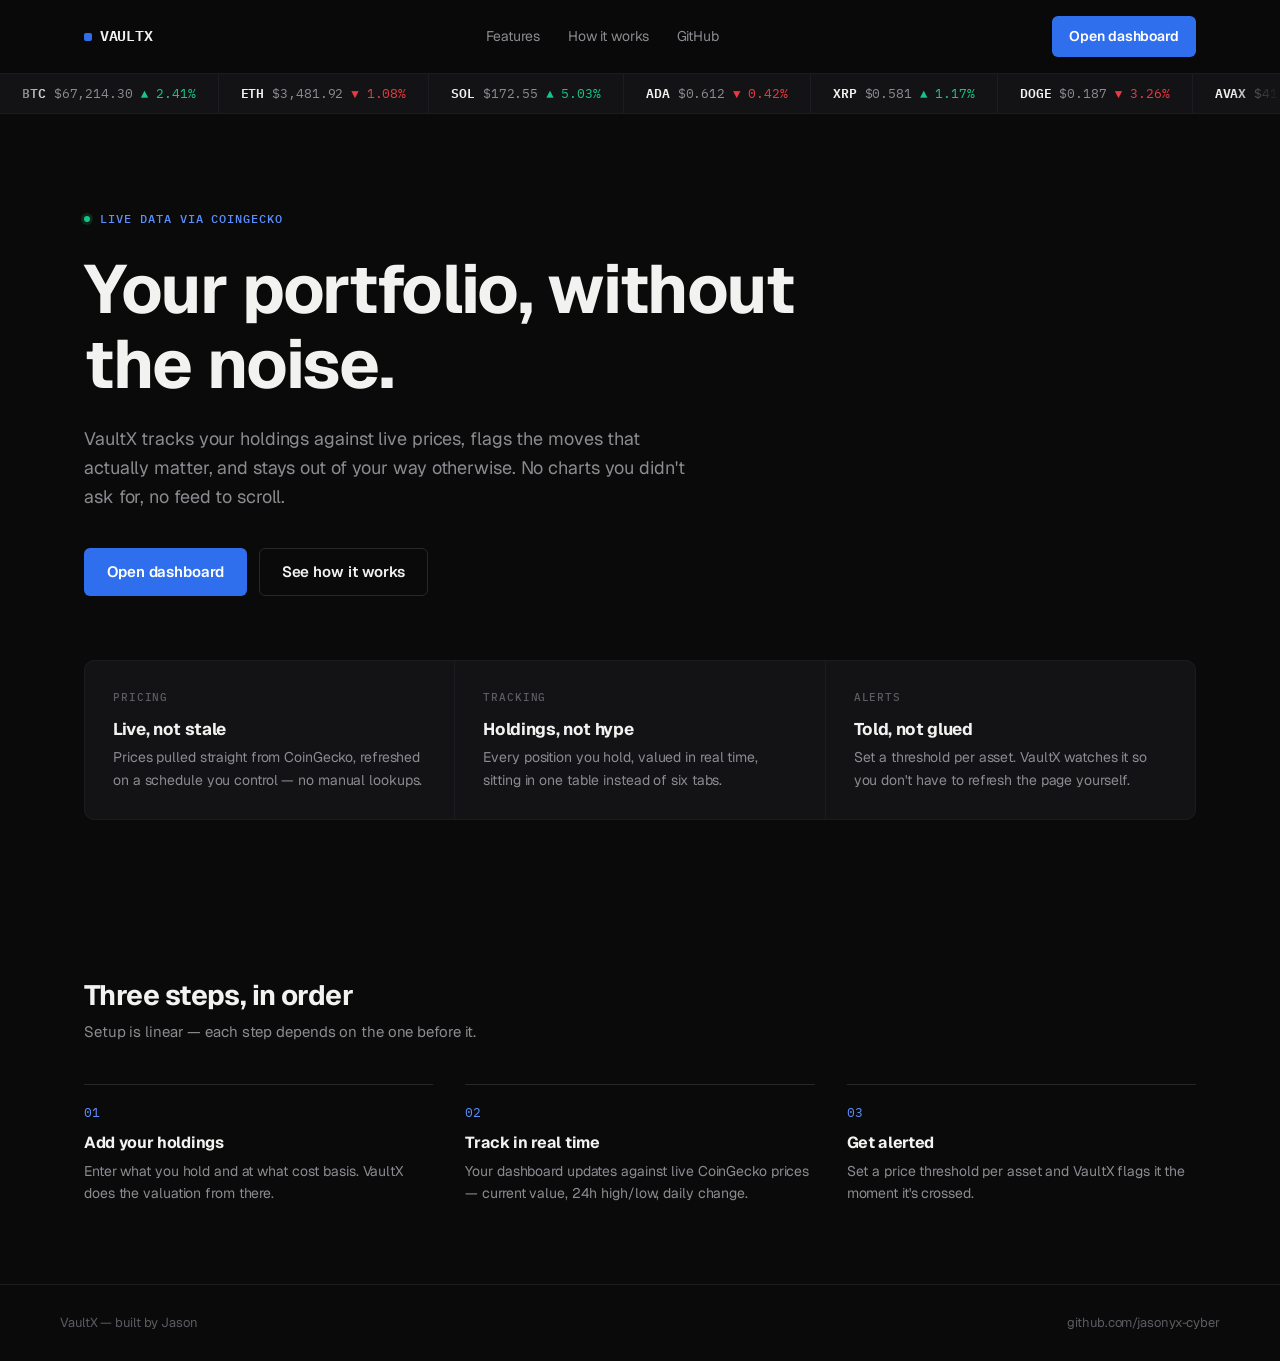
<file: templates/landing.html>
<!DOCTYPE html>
<html lang="en">
<head>
<meta charset="UTF-8">
<meta name="viewport" content="width=device-width, initial-scale=1.0">
<title>VaultX — Portfolio tracking, without the noise</title>
<style>
/* ==========================================================================
   VaultX — design tokens
   Monotone base (near-black / off-white) + single blue accent.
   Red/green pulled from CoinGecko's own ticker palette (#EA3943 / #16C784)
   since that's the actual source of the price data this UI displays.
   ========================================================================== */

@import url('https://fonts.googleapis.com/css2?family=Geist:wght@400;500;600;700;800&family=IBM+Plex+Mono:wght@400;500;600&display=swap');

:root {
  /* surfaces */
  --bg: #0a0a0b;
  --bg-elevated: #131316;
  --bg-elevated-2: #1b1b1f;
  --border: #28282c;
  --border-subtle: #1c1c20;

  /* text */
  --text: #f2f2f0;
  --text-dim: #8b8b90;
  --text-faint: #5c5c61;

  /* accent */
  --blue: #2f6fed;
  --blue-bright: #5b8fff;
  --blue-dim: #1e4fb8;

  /* semantic (CoinGecko-aligned) */
  --green: #16c784;
  --red: #ea3943;

  /* type */
  --font-sans: 'Geist', -apple-system, BlinkMacSystemFont, 'Segoe UI', sans-serif;
  --font-mono: 'IBM Plex Mono', ui-monospace, 'SF Mono', Menlo, monospace;
  --tracking: -0.1px;

  /* layout */
  --radius: 10px;
  --radius-sm: 6px;
  --max-width: 1160px;
}

* { box-sizing: border-box; margin: 0; padding: 0; }

html { color-scheme: dark; scroll-behavior: smooth; }

body {
  background: var(--bg);
  color: var(--text);
  font-family: var(--font-sans);
  letter-spacing: var(--tracking);
  line-height: 1.5;
  -webkit-font-smoothing: antialiased;
  font-feature-settings: "ss01" 1;
}

a { color: inherit; text-decoration: none; }

h1, h2, h3 {
  font-family: var(--font-sans);
  font-weight: 700;
  letter-spacing: -0.02em;
  line-height: 1.1;
}

.mono {
  font-family: var(--font-mono);
  letter-spacing: 0;
}

.label {
  font-family: var(--font-mono);
  font-size: 11px;
  font-weight: 500;
  letter-spacing: 0.08em;
  text-transform: uppercase;
  color: var(--text-faint);
}

.up { color: var(--green); }
.down { color: var(--red); }

.container {
  max-width: var(--max-width);
  margin: 0 auto;
  padding: 0 24px;
}

/* focus visibility */
a:focus-visible,
button:focus-visible,
input:focus-visible {
  outline: 2px solid var(--blue-bright);
  outline-offset: 2px;
  border-radius: var(--radius-sm);
}

/* ==========================================================================
   Nav
   ========================================================================== */

.nav {
  position: sticky;
  top: 0;
  z-index: 50;
  background: rgba(10, 10, 11, 0.85);
  backdrop-filter: blur(10px);
  border-bottom: 1px solid var(--border-subtle);
}

.nav-inner {
  max-width: var(--max-width);
  margin: 0 auto;
  padding: 16px 24px;
  display: flex;
  align-items: center;
  justify-content: space-between;
}

.logo {
  font-family: var(--font-mono);
  font-weight: 600;
  font-size: 15px;
  letter-spacing: -0.02em;
  display: flex;
  align-items: center;
  gap: 8px;
}

.logo-mark {
  width: 8px;
  height: 8px;
  background: var(--blue);
  border-radius: 2px;
  display: inline-block;
}

.nav-links {
  display: flex;
  align-items: center;
  gap: 28px;
}

.nav-links a {
  font-size: 14px;
  color: var(--text-dim);
  transition: color 0.15s ease;
}

.nav-links a:hover,
.nav-links a.active {
  color: var(--text);
}

.btn {
  display: inline-flex;
  align-items: center;
  gap: 6px;
  font-family: var(--font-sans);
  font-size: 14px;
  font-weight: 600;
  letter-spacing: var(--tracking);
  padding: 9px 16px;
  border-radius: var(--radius-sm);
  border: 1px solid transparent;
  cursor: pointer;
  transition: all 0.15s ease;
}

.btn-primary {
  background: var(--blue);
  color: #fff;
}
.btn-primary:hover { background: var(--blue-bright); }

.btn-ghost {
  background: transparent;
  border-color: var(--border);
  color: var(--text);
}
.btn-ghost:hover { border-color: var(--text-dim); }

/* ==========================================================================
   Ticker strip — signature element, shared across pages
   ========================================================================== */

.ticker-strip {
  border-bottom: 1px solid var(--border-subtle);
  background: var(--bg-elevated);
  overflow: hidden;
  white-space: nowrap;
  position: relative;
}

.ticker-strip::before,
.ticker-strip::after {
  content: "";
  position: absolute;
  top: 0; bottom: 0;
  width: 48px;
  z-index: 2;
  pointer-events: none;
}
.ticker-strip::before { left: 0; background: linear-gradient(90deg, var(--bg-elevated), transparent); }
.ticker-strip::after { right: 0; background: linear-gradient(270deg, var(--bg-elevated), transparent); }

.ticker-track {
  display: inline-flex;
  align-items: center;
  animation: ticker-scroll 32s linear infinite;
}

.ticker-strip:hover .ticker-track { animation-play-state: paused; }

.ticker-item {
  display: inline-flex;
  align-items: center;
  gap: 8px;
  font-family: var(--font-mono);
  font-size: 12.5px;
  padding: 10px 22px;
  border-right: 1px solid var(--border-subtle);
  color: var(--text-dim);
}

.ticker-item .sym { color: var(--text); font-weight: 600; }

@keyframes ticker-scroll {
  from { transform: translateX(0); }
  to { transform: translateX(-50%); }
}

@media (prefers-reduced-motion: reduce) {
  .ticker-track { animation: none; }
  .ticker-strip { overflow-x: auto; }
}

/* ==========================================================================
   Hero (landing)
   ========================================================================== */

.hero {
  padding: 96px 24px 80px;
  max-width: var(--max-width);
  margin: 0 auto;
}

.hero-eyebrow {
  font-family: var(--font-mono);
  font-size: 12px;
  font-weight: 500;
  letter-spacing: 0.08em;
  text-transform: uppercase;
  color: var(--blue-bright);
  display: flex;
  align-items: center;
  gap: 10px;
  margin-bottom: 24px;
}

.hero-eyebrow::before {
  content: "";
  width: 6px; height: 6px;
  border-radius: 50%;
  background: var(--green);
  box-shadow: 0 0 0 3px rgba(22, 199, 132, 0.15);
}

.hero h1 {
  font-size: clamp(40px, 6vw, 68px);
  max-width: 16ch;
  margin-bottom: 24px;
}

.hero p.lede {
  font-size: 18px;
  color: var(--text-dim);
  max-width: 52ch;
  line-height: 1.6;
  margin-bottom: 36px;
}

.hero-actions {
  display: flex;
  gap: 12px;
  margin-bottom: 64px;
}

.hero-actions .btn-primary,
.hero-actions .btn-ghost {
  font-size: 15px;
  padding: 12px 22px;
}

/* feature row */

.feature-grid {
  display: grid;
  grid-template-columns: repeat(3, 1fr);
  gap: 1px;
  background: var(--border-subtle);
  border: 1px solid var(--border-subtle);
  border-radius: var(--radius);
  overflow: hidden;
}

.feature-card {
  background: var(--bg-elevated);
  padding: 28px;
}

.feature-card .label { margin-bottom: 14px; }

.feature-card h3 {
  font-size: 17px;
  margin-bottom: 8px;
}

.feature-card p {
  font-size: 14px;
  color: var(--text-dim);
  line-height: 1.6;
}

/* how it works */

.process {
  max-width: var(--max-width);
  margin: 0 auto;
  padding: 80px 24px;
}

.process-head {
  margin-bottom: 40px;
}

.process-head h2 {
  font-size: 28px;
  margin-bottom: 10px;
}

.process-head p { color: var(--text-dim); font-size: 15px; }

.process-list {
  display: grid;
  grid-template-columns: repeat(3, 1fr);
  gap: 32px;
}

.process-step {
  border-top: 1px solid var(--border);
  padding-top: 18px;
}

.process-step .num {
  font-family: var(--font-mono);
  color: var(--blue-bright);
  font-size: 13px;
  margin-bottom: 12px;
  display: block;
}

.process-step h3 { font-size: 16px; margin-bottom: 8px; }
.process-step p { font-size: 14px; color: var(--text-dim); line-height: 1.6; }

footer {
  border-top: 1px solid var(--border-subtle);
  padding: 28px 24px;
}

.footer-inner {
  max-width: var(--max-width);
  margin: 0 auto;
  display: flex;
  align-items: center;
  justify-content: space-between;
  font-size: 13px;
  color: var(--text-faint);
}

footer a:hover { color: var(--text-dim); }

/* ==========================================================================
   Dashboard
   ========================================================================== */

.dash-main {
  max-width: var(--max-width);
  margin: 0 auto;
  padding: 32px 24px 80px;
}

.dash-head {
  display: flex;
  align-items: baseline;
  justify-content: space-between;
  margin-bottom: 28px;
}

.dash-head h1 { font-size: 22px; }

.dash-head .updated {
  font-family: var(--font-mono);
  font-size: 12px;
  color: var(--text-faint);
}

.summary-grid {
  display: grid;
  grid-template-columns: repeat(4, 1fr);
  gap: 1px;
  background: var(--border-subtle);
  border: 1px solid var(--border-subtle);
  border-radius: var(--radius);
  overflow: hidden;
  margin-bottom: 40px;
}

.summary-card {
  background: var(--bg-elevated);
  padding: 22px 24px;
}

.summary-card .label { margin-bottom: 12px; }

.summary-card .value {
  font-family: var(--font-mono);
  font-size: 26px;
  font-weight: 600;
  letter-spacing: -0.01em;
}

.summary-card .delta {
  font-family: var(--font-mono);
  font-size: 13px;
  margin-top: 6px;
}

.panel-grid {
  display: grid;
  grid-template-columns: 1fr 320px;
  gap: 24px;
  align-items: start;
}

.panel {
  background: var(--bg-elevated);
  border: 1px solid var(--border-subtle);
  border-radius: var(--radius);
  overflow: hidden;
}

.panel-head {
  display: flex;
  align-items: center;
  justify-content: space-between;
  padding: 18px 22px;
  border-bottom: 1px solid var(--border-subtle);
}

.panel-head h2 { font-size: 15px; font-weight: 600; }

.holdings-table {
  width: 100%;
  border-collapse: collapse;
}

.holdings-table th {
  text-align: left;
  font-family: var(--font-mono);
  font-size: 11px;
  font-weight: 500;
  letter-spacing: 0.06em;
  text-transform: uppercase;
  color: var(--text-faint);
  padding: 12px 22px;
  border-bottom: 1px solid var(--border-subtle);
}

.holdings-table td {
  padding: 16px 22px;
  border-bottom: 1px solid var(--border-subtle);
  font-size: 14px;
}

.holdings-table tr:last-child td { border-bottom: none; }
.holdings-table tbody tr { transition: background 0.12s ease; }
.holdings-table tbody tr:hover { background: var(--bg-elevated-2); }

.asset-cell {
  display: flex;
  align-items: center;
  gap: 12px;
}

.asset-icon {
  width: 28px; height: 28px;
  border-radius: 50%;
  display: flex;
  align-items: center;
  justify-content: center;
  font-family: var(--font-mono);
  font-size: 11px;
  font-weight: 600;
  color: #fff;
  flex-shrink: 0;
}

.asset-name { font-size: 13.5px; color: var(--text-dim); }

td.mono-num { font-family: var(--font-mono); }

.alerts-list {
  display: flex;
  flex-direction: column;
}

.alert-row {
  padding: 16px 22px;
  border-bottom: 1px solid var(--border-subtle);
  display: flex;
  flex-direction: column;
  gap: 6px;
}
.alert-row:last-child { border-bottom: none; }

.alert-condition {
  font-family: var(--font-mono);
  font-size: 13px;
}

.alert-meta {
  display: flex;
  align-items: center;
  justify-content: space-between;
}

.badge {
  font-family: var(--font-mono);
  font-size: 10.5px;
  letter-spacing: 0.04em;
  text-transform: uppercase;
  padding: 3px 8px;
  border-radius: 4px;
}

.badge-active { background: rgba(22, 199, 132, 0.12); color: var(--green); }
.badge-armed { background: rgba(47, 111, 237, 0.14); color: var(--blue-bright); }

.empty-note {
  padding: 22px;
  font-size: 13px;
  color: var(--text-faint);
}

/* ==========================================================================
   Responsive
   ========================================================================== */

@media (max-width: 880px) {
  .nav-links { display: none; }
  .feature-grid,
  .process-list { grid-template-columns: 1fr; }
  .summary-grid { grid-template-columns: repeat(2, 1fr); }
  .panel-grid { grid-template-columns: 1fr; }
  .holdings-table { display: block; overflow-x: auto; }
}

@media (max-width: 520px) {
  .summary-grid { grid-template-columns: 1fr; }
  .hero { padding: 64px 20px 56px; }
}

</style>
</head>
<body>

<nav class="nav">
  <div class="nav-inner">
    <a href="/login" class="logo"><span class="logo-mark"></span>VAULTX</a>
    <div class="nav-links">
      <a href="#features">Features</a>
      <a href="#how">How it works</a>
      <a href="https://github.com/jasonyx-cyber" target="_blank" rel="noopener">GitHub</a>
    </div>
    <a href="/" class="btn btn-primary">Open dashboard</a>
  </div>
</nav>

<div class="ticker-strip">
  <div class="ticker-track"><!-- filled by ticker.js --></div>
</div>

<section class="hero">
  <div class="hero-eyebrow">Live data via CoinGecko</div>
  <h1>Your portfolio, without the noise.</h1>
  <p class="lede">
    VaultX tracks your holdings against live prices, flags the moves that
    actually matter, and stays out of your way otherwise. No charts you
    didn't ask for, no feed to scroll.
  </p>
  <div class="hero-actions">
    <a href="/" class="btn btn-primary">Open dashboard</a>
    <a href="#how" class="btn btn-ghost">See how it works</a>
  </div>

  <div class="feature-grid" id="features">
    <div class="feature-card">
      <div class="label">Pricing</div>
      <h3>Live, not stale</h3>
      <p>Prices pulled straight from CoinGecko, refreshed on a schedule you control — no manual lookups.</p>
    </div>
    <div class="feature-card">
      <div class="label">Tracking</div>
      <h3>Holdings, not hype</h3>
      <p>Every position you hold, valued in real time, sitting in one table instead of six tabs.</p>
    </div>
    <div class="feature-card">
      <div class="label">Alerts</div>
      <h3>Told, not glued</h3>
      <p>Set a threshold per asset. VaultX watches it so you don't have to refresh the page yourself.</p>
    </div>
  </div>
</section>

<section class="process" id="how">
  <div class="process-head">
    <h2>Three steps, in order</h2>
    <p>Setup is linear — each step depends on the one before it.</p>
  </div>
  <div class="process-list">
    <div class="process-step">
      <span class="num mono">01</span>
      <h3>Add your holdings</h3>
      <p>Enter what you hold and at what cost basis. VaultX does the valuation from there.</p>
    </div>
    <div class="process-step">
      <span class="num mono">02</span>
      <h3>Track in real time</h3>
      <p>Your dashboard updates against live CoinGecko prices — current value, 24h high/low, daily change.</p>
    </div>
    <div class="process-step">
      <span class="num mono">03</span>
      <h3>Get alerted</h3>
      <p>Set a price threshold per asset and VaultX flags it the moment it's crossed.</p>
    </div>
  </div>
</section>

<footer>
  <div class="footer-inner">
    <span>VaultX — built by Jason</span>
    <a href="https://github.com/jasonyx-cyber" target="_blank" rel="noopener">github.com/jasonyx-cyber</a>
  </div>
</footer>

<script>
// VaultX — shared frontend behavior
// Ticker data is placeholder. Wire this up to your existing CoinGecko fetch
// (the one your Flask backend already calls) and replace TICKER_DATA with
// the live response — keep the same {sym, price, change} shape and the
// rendering below will keep working as-is.

const TICKER_DATA = [
  { sym: "BTC", price: "67,214.30", change: 2.41 },
  { sym: "ETH", price: "3,481.92", change: -1.08 },
  { sym: "SOL", price: "172.55", change: 5.03 },
  { sym: "ADA", price: "0.612", change: -0.42 },
  { sym: "XRP", price: "0.581", change: 1.17 },
  { sym: "DOGE", price: "0.187", change: -3.26 },
  { sym: "AVAX", price: "41.08", change: 0.88 },
];

function renderTicker() {
  const track = document.querySelector(".ticker-track");
  if (!track) return;

  const itemHTML = TICKER_DATA.map((c) => {
    const dirClass = c.change >= 0 ? "up" : "down";
    const arrow = c.change >= 0 ? "▲" : "▼";
    return `
      <span class="ticker-item">
        <span class="sym">${c.sym}</span>
        <span>$${c.price}</span>
        <span class="${dirClass}">${arrow} ${Math.abs(c.change).toFixed(2)}%</span>
      </span>`;
  }).join("");

  // duplicated once so the 50%-translateX loop is seamless
  track.innerHTML = itemHTML + itemHTML;
}

function renderTimestamp() {
  const el = document.querySelector("[data-updated]");
  if (!el) return;
  const now = new Date();
  const time = now.toLocaleTimeString([], { hour: "2-digit", minute: "2-digit" });
  el.textContent = `Updated ${time}`;
}

document.addEventListener("DOMContentLoaded", () => {
  renderTicker();
  renderTimestamp();
});

</script>
</body>
</html>
</file>
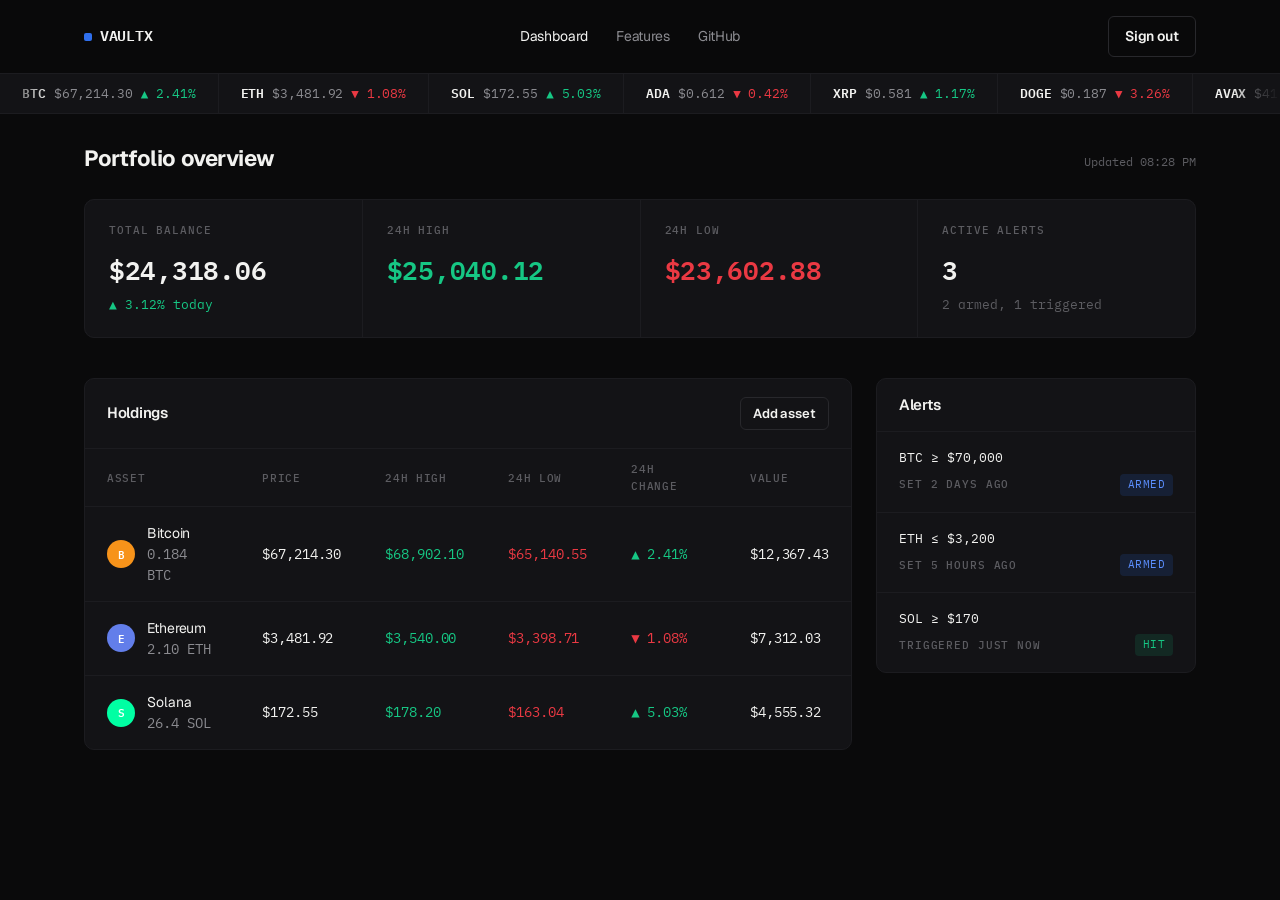
<file: templates/login.html>
<!DOCTYPE html>
<html lang="en">
<head>
<meta charset="UTF-8">
<meta name="viewport" content="width=device-width, initial-scale=1.0">
<title>VaultX — Dashboard</title>
<style>
/* ==========================================================================
   VaultX — design tokens
   Monotone base (near-black / off-white) + single blue accent.
   Red/green pulled from CoinGecko's own ticker palette (#EA3943 / #16C784)
   since that's the actual source of the price data this UI displays.
   ========================================================================== */

@import url('https://fonts.googleapis.com/css2?family=Geist:wght@400;500;600;700;800&family=IBM+Plex+Mono:wght@400;500;600&display=swap');

:root {
  /* surfaces */
  --bg: #0a0a0b;
  --bg-elevated: #131316;
  --bg-elevated-2: #1b1b1f;
  --border: #28282c;
  --border-subtle: #1c1c20;

  /* text */
  --text: #f2f2f0;
  --text-dim: #8b8b90;
  --text-faint: #5c5c61;

  /* accent */
  --blue: #2f6fed;
  --blue-bright: #5b8fff;
  --blue-dim: #1e4fb8;

  /* semantic (CoinGecko-aligned) */
  --green: #16c784;
  --red: #ea3943;

  /* type */
  --font-sans: 'Geist', -apple-system, BlinkMacSystemFont, 'Segoe UI', sans-serif;
  --font-mono: 'IBM Plex Mono', ui-monospace, 'SF Mono', Menlo, monospace;
  --tracking: -0.1px;

  /* layout */
  --radius: 10px;
  --radius-sm: 6px;
  --max-width: 1160px;
}

* { box-sizing: border-box; margin: 0; padding: 0; }

html { color-scheme: dark; scroll-behavior: smooth; }

body {
  background: var(--bg);
  color: var(--text);
  font-family: var(--font-sans);
  letter-spacing: var(--tracking);
  line-height: 1.5;
  -webkit-font-smoothing: antialiased;
  font-feature-settings: "ss01" 1;
}

a { color: inherit; text-decoration: none; }

h1, h2, h3 {
  font-family: var(--font-sans);
  font-weight: 700;
  letter-spacing: -0.02em;
  line-height: 1.1;
}

.mono {
  font-family: var(--font-mono);
  letter-spacing: 0;
}

.label {
  font-family: var(--font-mono);
  font-size: 11px;
  font-weight: 500;
  letter-spacing: 0.08em;
  text-transform: uppercase;
  color: var(--text-faint);
}

.up { color: var(--green); }
.down { color: var(--red); }

.container {
  max-width: var(--max-width);
  margin: 0 auto;
  padding: 0 24px;
}

/* focus visibility */
a:focus-visible,
button:focus-visible,
input:focus-visible {
  outline: 2px solid var(--blue-bright);
  outline-offset: 2px;
  border-radius: var(--radius-sm);
}

/* ==========================================================================
   Nav
   ========================================================================== */

.nav {
  position: sticky;
  top: 0;
  z-index: 50;
  background: rgba(10, 10, 11, 0.85);
  backdrop-filter: blur(10px);
  border-bottom: 1px solid var(--border-subtle);
}

.nav-inner {
  max-width: var(--max-width);
  margin: 0 auto;
  padding: 16px 24px;
  display: flex;
  align-items: center;
  justify-content: space-between;
}

.logo {
  font-family: var(--font-mono);
  font-weight: 600;
  font-size: 15px;
  letter-spacing: -0.02em;
  display: flex;
  align-items: center;
  gap: 8px;
}

.logo-mark {
  width: 8px;
  height: 8px;
  background: var(--blue);
  border-radius: 2px;
  display: inline-block;
}

.nav-links {
  display: flex;
  align-items: center;
  gap: 28px;
}

.nav-links a {
  font-size: 14px;
  color: var(--text-dim);
  transition: color 0.15s ease;
}

.nav-links a:hover,
.nav-links a.active {
  color: var(--text);
}

.btn {
  display: inline-flex;
  align-items: center;
  gap: 6px;
  font-family: var(--font-sans);
  font-size: 14px;
  font-weight: 600;
  letter-spacing: var(--tracking);
  padding: 9px 16px;
  border-radius: var(--radius-sm);
  border: 1px solid transparent;
  cursor: pointer;
  transition: all 0.15s ease;
}

.btn-primary {
  background: var(--blue);
  color: #fff;
}
.btn-primary:hover { background: var(--blue-bright); }

.btn-ghost {
  background: transparent;
  border-color: var(--border);
  color: var(--text);
}
.btn-ghost:hover { border-color: var(--text-dim); }

/* ==========================================================================
   Ticker strip — signature element, shared across pages
   ========================================================================== */

.ticker-strip {
  border-bottom: 1px solid var(--border-subtle);
  background: var(--bg-elevated);
  overflow: hidden;
  white-space: nowrap;
  position: relative;
}

.ticker-strip::before,
.ticker-strip::after {
  content: "";
  position: absolute;
  top: 0; bottom: 0;
  width: 48px;
  z-index: 2;
  pointer-events: none;
}
.ticker-strip::before { left: 0; background: linear-gradient(90deg, var(--bg-elevated), transparent); }
.ticker-strip::after { right: 0; background: linear-gradient(270deg, var(--bg-elevated), transparent); }

.ticker-track {
  display: inline-flex;
  align-items: center;
  animation: ticker-scroll 32s linear infinite;
}

.ticker-strip:hover .ticker-track { animation-play-state: paused; }

.ticker-item {
  display: inline-flex;
  align-items: center;
  gap: 8px;
  font-family: var(--font-mono);
  font-size: 12.5px;
  padding: 10px 22px;
  border-right: 1px solid var(--border-subtle);
  color: var(--text-dim);
}

.ticker-item .sym { color: var(--text); font-weight: 600; }

@keyframes ticker-scroll {
  from { transform: translateX(0); }
  to { transform: translateX(-50%); }
}

@media (prefers-reduced-motion: reduce) {
  .ticker-track { animation: none; }
  .ticker-strip { overflow-x: auto; }
}

/* ==========================================================================
   Hero (landing)
   ========================================================================== */

.hero {
  padding: 96px 24px 80px;
  max-width: var(--max-width);
  margin: 0 auto;
}

.hero-eyebrow {
  font-family: var(--font-mono);
  font-size: 12px;
  font-weight: 500;
  letter-spacing: 0.08em;
  text-transform: uppercase;
  color: var(--blue-bright);
  display: flex;
  align-items: center;
  gap: 10px;
  margin-bottom: 24px;
}

.hero-eyebrow::before {
  content: "";
  width: 6px; height: 6px;
  border-radius: 50%;
  background: var(--green);
  box-shadow: 0 0 0 3px rgba(22, 199, 132, 0.15);
}

.hero h1 {
  font-size: clamp(40px, 6vw, 68px);
  max-width: 16ch;
  margin-bottom: 24px;
}

.hero p.lede {
  font-size: 18px;
  color: var(--text-dim);
  max-width: 52ch;
  line-height: 1.6;
  margin-bottom: 36px;
}

.hero-actions {
  display: flex;
  gap: 12px;
  margin-bottom: 64px;
}

.hero-actions .btn-primary,
.hero-actions .btn-ghost {
  font-size: 15px;
  padding: 12px 22px;
}

/* feature row */

.feature-grid {
  display: grid;
  grid-template-columns: repeat(3, 1fr);
  gap: 1px;
  background: var(--border-subtle);
  border: 1px solid var(--border-subtle);
  border-radius: var(--radius);
  overflow: hidden;
}

.feature-card {
  background: var(--bg-elevated);
  padding: 28px;
}

.feature-card .label { margin-bottom: 14px; }

.feature-card h3 {
  font-size: 17px;
  margin-bottom: 8px;
}

.feature-card p {
  font-size: 14px;
  color: var(--text-dim);
  line-height: 1.6;
}

/* how it works */

.process {
  max-width: var(--max-width);
  margin: 0 auto;
  padding: 80px 24px;
}

.process-head {
  margin-bottom: 40px;
}

.process-head h2 {
  font-size: 28px;
  margin-bottom: 10px;
}

.process-head p { color: var(--text-dim); font-size: 15px; }

.process-list {
  display: grid;
  grid-template-columns: repeat(3, 1fr);
  gap: 32px;
}

.process-step {
  border-top: 1px solid var(--border);
  padding-top: 18px;
}

.process-step .num {
  font-family: var(--font-mono);
  color: var(--blue-bright);
  font-size: 13px;
  margin-bottom: 12px;
  display: block;
}

.process-step h3 { font-size: 16px; margin-bottom: 8px; }
.process-step p { font-size: 14px; color: var(--text-dim); line-height: 1.6; }

footer {
  border-top: 1px solid var(--border-subtle);
  padding: 28px 24px;
}

.footer-inner {
  max-width: var(--max-width);
  margin: 0 auto;
  display: flex;
  align-items: center;
  justify-content: space-between;
  font-size: 13px;
  color: var(--text-faint);
}

footer a:hover { color: var(--text-dim); }

/* ==========================================================================
   Dashboard
   ========================================================================== */

.dash-main {
  max-width: var(--max-width);
  margin: 0 auto;
  padding: 32px 24px 80px;
}

.dash-head {
  display: flex;
  align-items: baseline;
  justify-content: space-between;
  margin-bottom: 28px;
}

.dash-head h1 { font-size: 22px; }

.dash-head .updated {
  font-family: var(--font-mono);
  font-size: 12px;
  color: var(--text-faint);
}

.summary-grid {
  display: grid;
  grid-template-columns: repeat(4, 1fr);
  gap: 1px;
  background: var(--border-subtle);
  border: 1px solid var(--border-subtle);
  border-radius: var(--radius);
  overflow: hidden;
  margin-bottom: 40px;
}

.summary-card {
  background: var(--bg-elevated);
  padding: 22px 24px;
}

.summary-card .label { margin-bottom: 12px; }

.summary-card .value {
  font-family: var(--font-mono);
  font-size: 26px;
  font-weight: 600;
  letter-spacing: -0.01em;
}

.summary-card .delta {
  font-family: var(--font-mono);
  font-size: 13px;
  margin-top: 6px;
}

.panel-grid {
  display: grid;
  grid-template-columns: 1fr 320px;
  gap: 24px;
  align-items: start;
}

.panel {
  background: var(--bg-elevated);
  border: 1px solid var(--border-subtle);
  border-radius: var(--radius);
  overflow: hidden;
}

.panel-head {
  display: flex;
  align-items: center;
  justify-content: space-between;
  padding: 18px 22px;
  border-bottom: 1px solid var(--border-subtle);
}

.panel-head h2 { font-size: 15px; font-weight: 600; }

.holdings-table {
  width: 100%;
  border-collapse: collapse;
}

.holdings-table th {
  text-align: left;
  font-family: var(--font-mono);
  font-size: 11px;
  font-weight: 500;
  letter-spacing: 0.06em;
  text-transform: uppercase;
  color: var(--text-faint);
  padding: 12px 22px;
  border-bottom: 1px solid var(--border-subtle);
}

.holdings-table td {
  padding: 16px 22px;
  border-bottom: 1px solid var(--border-subtle);
  font-size: 14px;
}

.holdings-table tr:last-child td { border-bottom: none; }
.holdings-table tbody tr { transition: background 0.12s ease; }
.holdings-table tbody tr:hover { background: var(--bg-elevated-2); }

.asset-cell {
  display: flex;
  align-items: center;
  gap: 12px;
}

.asset-icon {
  width: 28px; height: 28px;
  border-radius: 50%;
  display: flex;
  align-items: center;
  justify-content: center;
  font-family: var(--font-mono);
  font-size: 11px;
  font-weight: 600;
  color: #fff;
  flex-shrink: 0;
}

.asset-name { font-size: 13.5px; color: var(--text-dim); }

td.mono-num { font-family: var(--font-mono); }

.alerts-list {
  display: flex;
  flex-direction: column;
}

.alert-row {
  padding: 16px 22px;
  border-bottom: 1px solid var(--border-subtle);
  display: flex;
  flex-direction: column;
  gap: 6px;
}
.alert-row:last-child { border-bottom: none; }

.alert-condition {
  font-family: var(--font-mono);
  font-size: 13px;
}

.alert-meta {
  display: flex;
  align-items: center;
  justify-content: space-between;
}

.badge {
  font-family: var(--font-mono);
  font-size: 10.5px;
  letter-spacing: 0.04em;
  text-transform: uppercase;
  padding: 3px 8px;
  border-radius: 4px;
}

.badge-active { background: rgba(22, 199, 132, 0.12); color: var(--green); }
.badge-armed { background: rgba(47, 111, 237, 0.14); color: var(--blue-bright); }

.empty-note {
  padding: 22px;
  font-size: 13px;
  color: var(--text-faint);
}

/* ==========================================================================
   Responsive
   ========================================================================== */

@media (max-width: 880px) {
  .nav-links { display: none; }
  .feature-grid,
  .process-list { grid-template-columns: 1fr; }
  .summary-grid { grid-template-columns: repeat(2, 1fr); }
  .panel-grid { grid-template-columns: 1fr; }
  .holdings-table { display: block; overflow-x: auto; }
}

@media (max-width: 520px) {
  .summary-grid { grid-template-columns: 1fr; }
  .hero { padding: 64px 20px 56px; }
}

</style>
</head>
<body>

<nav class="nav">
  <div class="nav-inner">
    <a href="landing.html" class="logo"><span class="logo-mark"></span>VAULTX</a>
    <div class="nav-links">
      <a href="index.html" class="active">Dashboard</a>
      <a href="landing.html#features">Features</a>
      <a href="https://github.com/jasonyx-cyber" target="_blank" rel="noopener">GitHub</a>
    </div>
    <a href="landing.html" class="btn btn-ghost">Sign out</a>
  </div>
</nav>

<div class="ticker-strip">
  <div class="ticker-track"><!-- filled by ticker.js --></div>
</div>

<main class="dash-main">
  <div class="dash-head">
    <h1>Portfolio overview</h1>
    <span class="updated mono" data-updated>Updated —</span>
  </div>

  <!-- Summary cards: replace these four values with whatever your
       app.py route passes in (e.g. via Jinja {{ total_value }} etc). -->
  <section class="summary-grid">
    <div class="summary-card">
      <div class="label">Total balance</div>
      <div class="value mono">$24,318.06</div>
      <div class="delta up mono">▲ 3.12% today</div>
    </div>
    <div class="summary-card">
      <div class="label">24h high</div>
      <div class="value mono up">$25,040.12</div>
    </div>
    <div class="summary-card">
      <div class="label">24h low</div>
      <div class="value mono down">$23,602.88</div>
    </div>
    <div class="summary-card">
      <div class="label">Active alerts</div>
      <div class="value mono">3</div>
      <div class="delta mono" style="color: var(--text-faint);">2 armed, 1 triggered</div>
    </div>
  </section>

  <div class="panel-grid">
    <!-- Holdings table: loop your real holdings here in Jinja,
         keeping the row structure below. -->
    <section class="panel">
      <div class="panel-head">
        <h2>Holdings</h2>
        <a href="#" class="btn btn-ghost" style="padding:6px 12px; font-size:13px;">Add asset</a>
      </div>
      <table class="holdings-table">
        <thead>
          <tr>
            <th>Asset</th>
            <th>Price</th>
            <th>24h high</th>
            <th>24h low</th>
            <th>24h change</th>
            <th>Value</th>
          </tr>
        </thead>
        <tbody>
          <tr>
            <td>
              <div class="asset-cell">
                <span class="asset-icon" style="background:#f7931a;">B</span>
                <div>
                  <div>Bitcoin</div>
                  <div class="asset-name mono">0.184 BTC</div>
                </div>
              </div>
            </td>
            <td class="mono-num">$67,214.30</td>
            <td class="mono-num up">$68,902.10</td>
            <td class="mono-num down">$65,140.55</td>
            <td class="mono-num up">▲ 2.41%</td>
            <td class="mono-num">$12,367.43</td>
          </tr>
          <tr>
            <td>
              <div class="asset-cell">
                <span class="asset-icon" style="background:#627eea;">E</span>
                <div>
                  <div>Ethereum</div>
                  <div class="asset-name mono">2.10 ETH</div>
                </div>
              </div>
            </td>
            <td class="mono-num">$3,481.92</td>
            <td class="mono-num up">$3,540.00</td>
            <td class="mono-num down">$3,398.71</td>
            <td class="mono-num down">▼ 1.08%</td>
            <td class="mono-num">$7,312.03</td>
          </tr>
          <tr>
            <td>
              <div class="asset-cell">
                <span class="asset-icon" style="background:#00ffa3;">S</span>
                <div>
                  <div>Solana</div>
                  <div class="asset-name mono">26.4 SOL</div>
                </div>
              </div>
            </td>
            <td class="mono-num">$172.55</td>
            <td class="mono-num up">$178.20</td>
            <td class="mono-num down">$163.04</td>
            <td class="mono-num up">▲ 5.03%</td>
            <td class="mono-num">$4,555.32</td>
          </tr>
        </tbody>
      </table>
    </section>

    <!-- Alerts: loop your alert rules here in Jinja. -->
    <aside class="panel">
      <div class="panel-head">
        <h2>Alerts</h2>
      </div>
      <div class="alerts-list">
        <div class="alert-row">
          <div class="alert-condition mono">BTC ≥ $70,000</div>
          <div class="alert-meta">
            <span class="label">Set 2 days ago</span>
            <span class="badge badge-armed">Armed</span>
          </div>
        </div>
        <div class="alert-row">
          <div class="alert-condition mono">ETH ≤ $3,200</div>
          <div class="alert-meta">
            <span class="label">Set 5 hours ago</span>
            <span class="badge badge-armed">Armed</span>
          </div>
        </div>
        <div class="alert-row">
          <div class="alert-condition mono">SOL ≥ $170</div>
          <div class="alert-meta">
            <span class="label">Triggered just now</span>
            <span class="badge badge-active">Hit</span>
          </div>
        </div>
      </div>
    </aside>
  </div>
</main>

<script>
// VaultX — shared frontend behavior
// Ticker data is placeholder. Wire this up to your existing CoinGecko fetch
// (the one your Flask backend already calls) and replace TICKER_DATA with
// the live response — keep the same {sym, price, change} shape and the
// rendering below will keep working as-is.

const TICKER_DATA = [
  { sym: "BTC", price: "67,214.30", change: 2.41 },
  { sym: "ETH", price: "3,481.92", change: -1.08 },
  { sym: "SOL", price: "172.55", change: 5.03 },
  { sym: "ADA", price: "0.612", change: -0.42 },
  { sym: "XRP", price: "0.581", change: 1.17 },
  { sym: "DOGE", price: "0.187", change: -3.26 },
  { sym: "AVAX", price: "41.08", change: 0.88 },
];

function renderTicker() {
  const track = document.querySelector(".ticker-track");
  if (!track) return;

  const itemHTML = TICKER_DATA.map((c) => {
    const dirClass = c.change >= 0 ? "up" : "down";
    const arrow = c.change >= 0 ? "▲" : "▼";
    return `
      <span class="ticker-item">
        <span class="sym">${c.sym}</span>
        <span>$${c.price}</span>
        <span class="${dirClass}">${arrow} ${Math.abs(c.change).toFixed(2)}%</span>
      </span>`;
  }).join("");

  // duplicated once so the 50%-translateX loop is seamless
  track.innerHTML = itemHTML + itemHTML;
}

function renderTimestamp() {
  const el = document.querySelector("[data-updated]");
  if (!el) return;
  const now = new Date();
  const time = now.toLocaleTimeString([], { hour: "2-digit", minute: "2-digit" });
  el.textContent = `Updated ${time}`;
}

document.addEventListener("DOMContentLoaded", () => {
  renderTicker();
  renderTimestamp();
});

</script>
</body>
</html>
</file>
